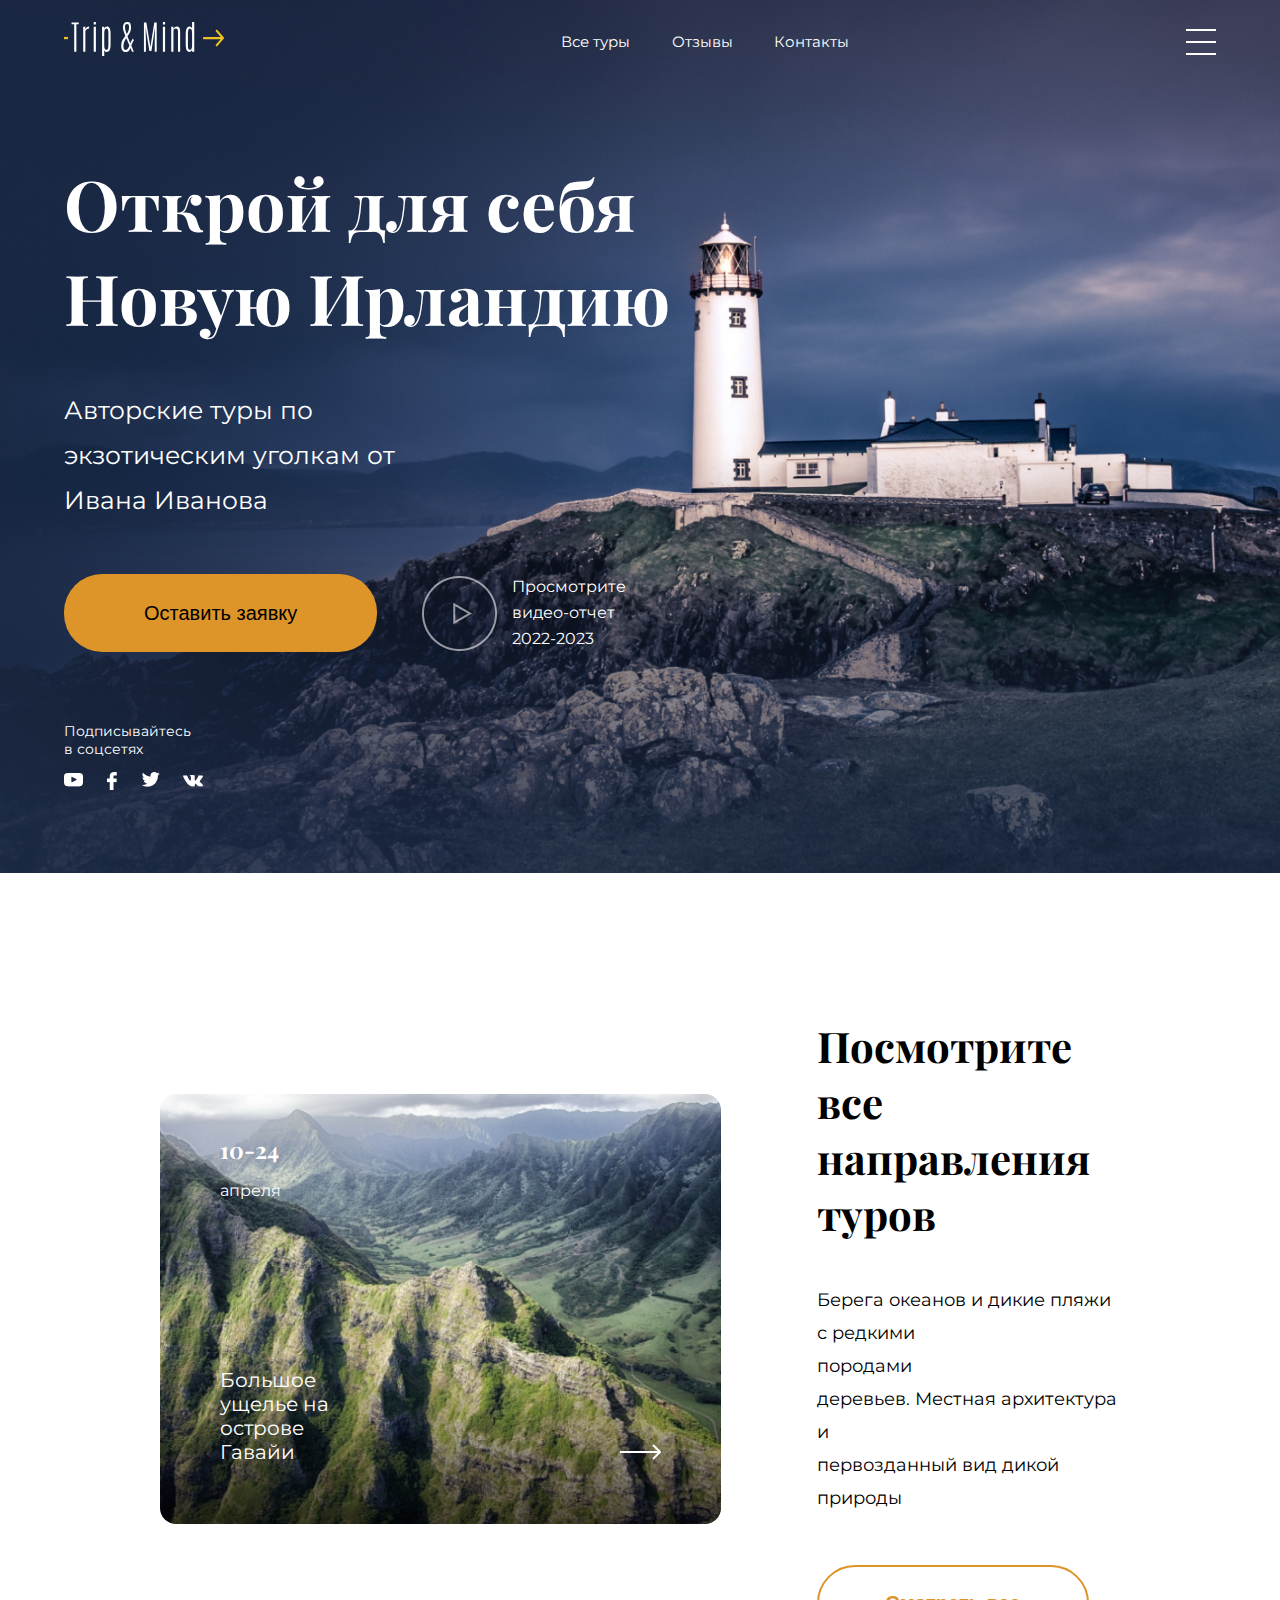
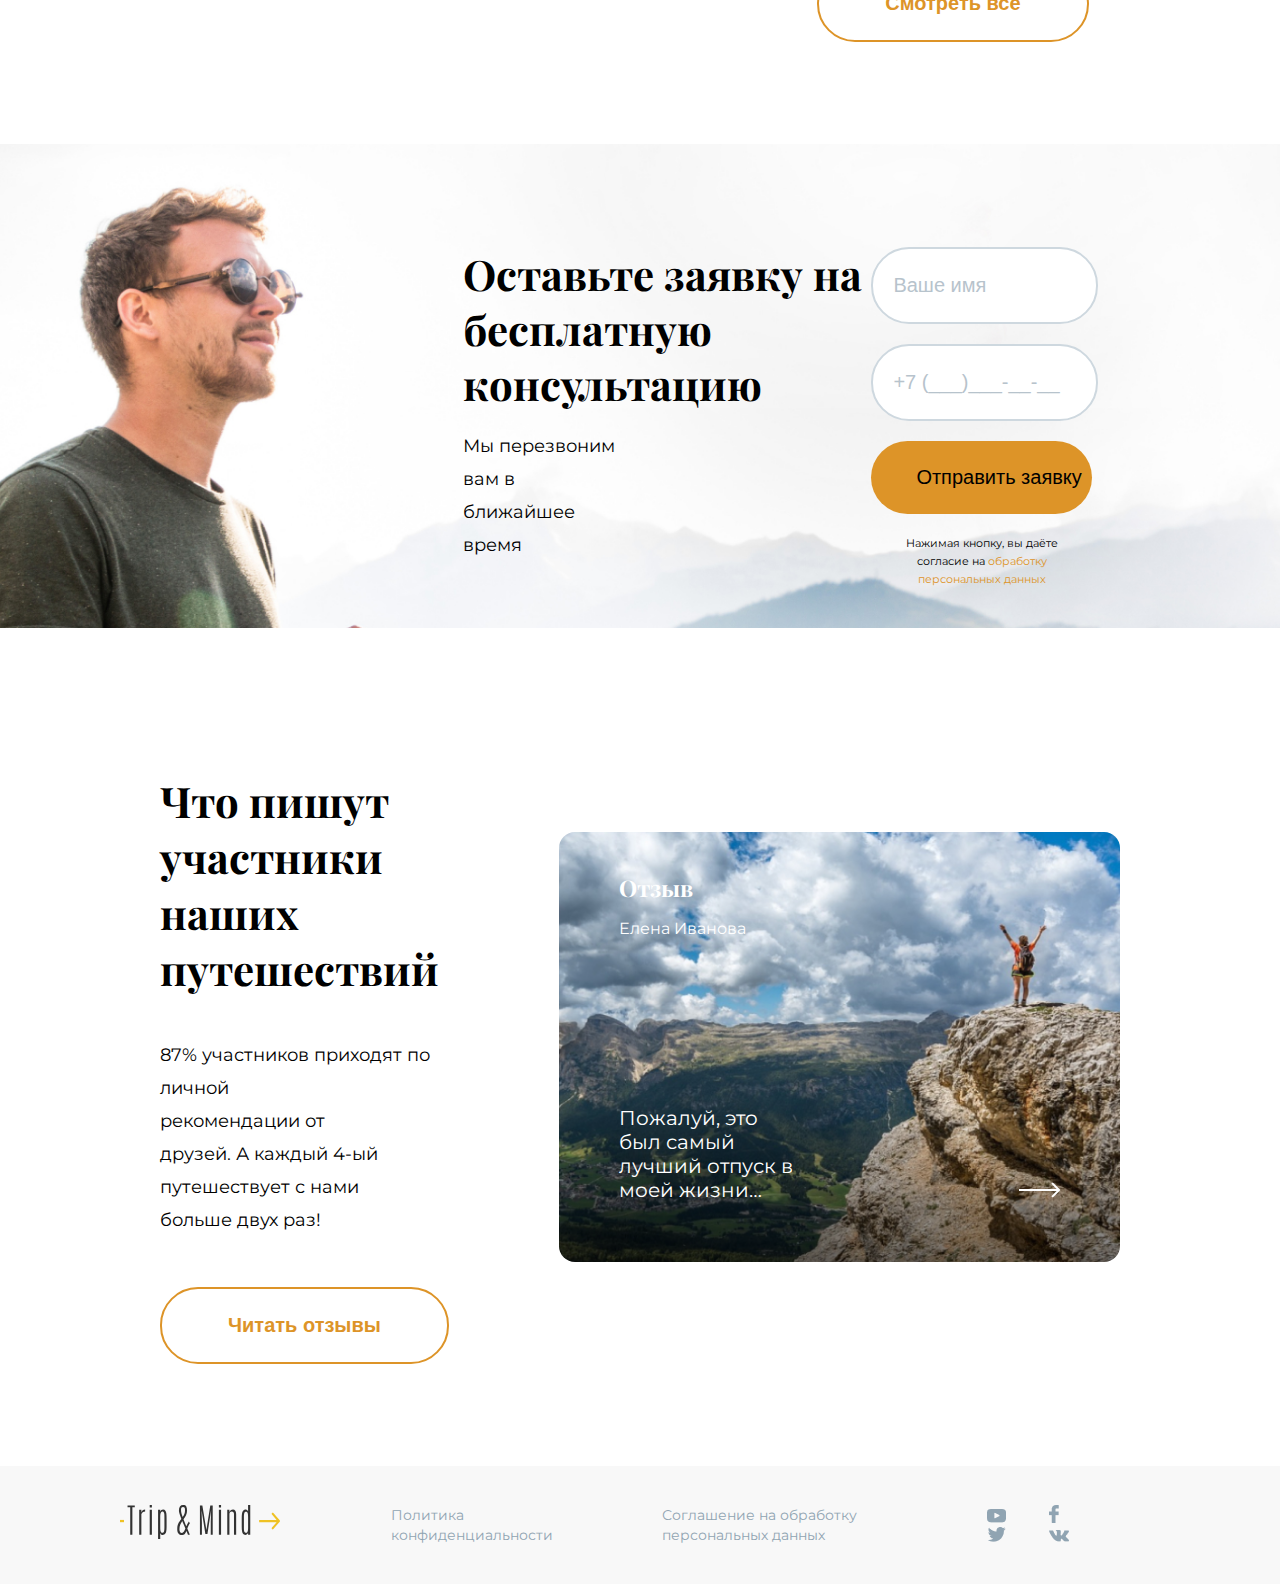
<file: index.html>
<!DOCTYPE html>
<html lang="en">
  <head>
    <meta charset="UTF-8" />
    <meta http-equiv="X-UA-Compatible" content="IE=edge" />
    <meta name="viewport" content="width=device-width, initial-scale=1.0" />
    <link rel="stylesheet" href="./assets/css/default.css" />
    <link rel="stylesheet" href="./assets/css/style.css" />
    <title>Самостоятельная работа</title>
  </head>
  <body>
    <header>
      <div class="block1">
        <div class="wrapper">
          <a href="#">
            <div class="logo">
              <svg
                width="160"
                height="35"
                viewBox="0 0 160 35"
                fill="none"
                xmlns="http://www.w3.org/2000/svg">
                <g clip-path="url(#clip0_3_9)">
                  <path d="M7.53906 0.383163H14.7741V2.31564H12.3721V29.7035H10.2176V2.31564H7.53906V0.383163Z"
                    fill="white"/>
                  <path d="M25.0866 4.4147C25.1254 4.4147 25.1448 4.5924 25.1448 4.9478C25.1448 5.3032 25.14 5.6586 25.1303 6.01399V6.53043C24.3636 6.53043 23.6842 6.70813 23.0922 7.06353C22.5099 7.40782 21.9374 8.03532 21.3745 8.94602V29.7035H19.2054V4.71457H21.3745V7.49667C21.6268 6.51932 22.0684 5.7641 22.6992 5.23101C23.3397 4.68681 24.1355 4.4147 25.0866 4.4147Z"
                    fill="white"/>
                  <path d="M29.7072 4.71457H31.8908V29.7035H29.7072V4.71457ZM29.7072 0.0166588H31.8762V2.41559H29.7072V0.0166588Z"
                    fill="white"/>
                  <path d="M44.416 12.028C44.416 10.0733 44.3432 8.85717 44.1976 8.37961C44.0618 7.89094 43.8968 7.47445 43.7027 7.13016C43.5086 6.78587 43.1883 6.61373 42.7419 6.61373C42.2955 6.61373 41.9655 6.64704 41.752 6.71368C41.2279 6.88027 40.8446 7.36339 40.6019 8.16304C40.3593 8.95158 40.238 10.251 40.238 12.0613V21.9902C40.238 24.1115 40.3836 25.6108 40.6747 26.4882C40.9756 27.3545 41.5385 27.7876 42.3634 27.7876C43.1883 27.7876 43.7367 27.3545 44.0084 26.4882C44.2801 25.6219 44.416 24.0948 44.416 21.9069V12.028ZM40.238 6.63039C40.7524 5.23101 41.718 4.53132 43.1349 4.53132C44.1249 4.53132 44.8673 4.90893 45.3622 5.66415C45.8669 6.40826 46.1969 7.3745 46.3521 8.56286C46.5074 9.74011 46.5851 11.1617 46.5851 12.8276V21.7903C46.5851 21.8236 46.5851 21.8625 46.5851 21.9069C46.5851 25.05 46.226 27.1879 45.5078 28.3207C44.7896 29.4425 43.8094 30.0033 42.5672 30.0033C42.0723 30.0033 41.6064 29.8034 41.1697 29.4036C40.7427 28.9927 40.4321 28.4929 40.238 27.9043V34.1182H38.069V4.71457H40.238V6.63039Z"
                    fill="white"/>
                  <path d="M61.0377 5.01444L61.0523 5.69747C61.0523 6.89693 61.5957 9.02932 62.6827 12.0946C63.43 11.0284 64.0026 9.98445 64.4005 8.96268C64.8081 7.92981 65.0119 6.78032 65.0119 5.51421C65.0119 4.24811 64.8906 3.34851 64.6479 2.81541C64.4053 2.27121 63.8327 1.99911 62.9302 1.99911C61.7559 1.99911 61.1348 2.77099 61.0668 4.31475C61.0571 4.55908 61.0474 4.72012 61.0377 4.79787C61.0377 4.8645 61.0377 4.93669 61.0377 5.01444ZM67.2974 23.6228C68.6755 26.9325 69.5101 28.9593 69.8013 29.7035H67.9962C67.7438 29.0149 67.2295 27.7599 66.4531 25.9385C65.9678 27.1935 65.468 28.0931 64.9537 28.6373C64.4393 29.1815 63.9249 29.548 63.4106 29.7368C62.9059 29.9367 62.3236 30.0366 61.6637 30.0366C60.3438 30.0366 59.2762 29.5147 58.461 28.4707C57.6458 27.4267 57.2382 25.994 57.2382 24.1726C57.2382 22.3512 57.3983 21.0018 57.7186 20.1244C58.0486 19.247 58.3591 18.4751 58.6503 17.8087C58.9414 17.1424 59.844 15.8319 61.358 13.8772C59.7372 9.72345 58.9269 6.98578 58.9269 5.66415C58.9269 1.89916 60.3147 0.0166588 63.0903 0.0166588C64.711 0.0166588 65.7737 0.50533 66.2784 1.48267C66.7927 2.46002 67.0499 3.82608 67.0499 5.58085C67.0499 7.33563 66.7103 8.86828 66.0309 10.1788C65.3613 11.4782 64.5169 12.8498 63.4979 14.2936C64.187 16.1151 65.1138 18.4029 66.2784 21.1573C67.0645 19.2692 67.9282 17.6921 68.8696 16.426L69.8741 18.2086C69.0006 19.4525 68.1417 21.2572 67.2974 23.6228ZM65.3758 23.4396C63.9589 20.1744 62.9156 17.7255 62.246 16.0928C61.4308 17.3367 60.7611 18.5973 60.237 19.8745C59.713 21.1517 59.4461 22.6122 59.4364 24.2559C59.4364 26.7215 60.2662 27.9542 61.9257 27.9542C62.838 27.9542 63.6047 27.3434 64.2258 26.1217C64.5363 25.4887 64.9197 24.5946 65.3758 23.4396Z"
                    fill="white"/>
                  <path d="M90.2807 0.383163H92.7118V29.7035H90.7466V17.1424L91.0814 5.33096L87.4275 29.0704H85.3603L81.5754 5.33096L81.9102 17.1424V29.7035H79.9304V0.383163H82.3615L86.3939 25.0055L90.2807 0.383163Z"
                    fill="white"/>
                  <path d="M98.89 4.71457H101.074V29.7035H98.89V4.71457ZM98.89 0.0166588H101.059V2.41559H98.89V0.0166588Z"
                    fill="white"/>
                  <path d="M109.421 7.16348C109.615 6.41937 110.042 5.77521 110.702 5.23101C111.372 4.6757 112.158 4.39804 113.06 4.39804C113.963 4.39804 114.705 4.82563 115.288 5.68081C115.87 6.53598 116.161 7.81875 116.161 9.5291V29.7035H113.992V9.32919C113.992 8.36295 113.798 7.66881 113.41 7.24678C113.031 6.81364 112.522 6.59707 111.881 6.59707C110.241 6.59707 109.421 7.52443 109.421 9.37916V29.7035H107.252V4.71457H109.421V7.16348Z"
                    fill="white"/>
                  <path d="M128.089 12.4278C128.089 10.2843 127.944 8.78498 127.653 7.92981C127.371 7.06353 126.818 6.63039 125.993 6.63039C125.168 6.63039 124.615 7.07463 124.334 7.96313C124.052 8.84051 123.911 10.3676 123.911 12.5444V22.44C123.911 24.7279 124.067 26.1939 124.377 26.8381C124.697 27.4822 125.168 27.8043 125.789 27.8043C126.41 27.8043 126.852 27.6766 127.114 27.4211C127.386 27.1546 127.614 26.7159 127.798 26.1051C127.992 25.4831 128.089 24.2725 128.089 22.4733V12.4278ZM128.075 0H130.258V29.7035H128.075V27.8043C127.57 29.1926 126.604 29.8867 125.178 29.8867C123.557 29.8756 122.528 28.7705 122.092 26.5715C121.849 25.3609 121.728 23.7339 121.728 21.6904V12.9109C121.728 9.55686 122.077 7.30231 122.776 6.14727C123.484 4.99222 124.479 4.4147 125.76 4.4147C126.255 4.4147 126.711 4.62017 127.129 5.0311C127.556 5.43092 127.871 5.91959 128.075 6.49711V0Z"
                    fill="white"/>
                  <path
                    fill-rule="evenodd"
                    clip-rule="evenodd"
                    d="M153.384 8.01446L159.709 15.252C160.097 15.6962 160.097 16.4162 159.709 16.8604L153.384 24.0979C152.996 24.5421 152.367 24.5421 151.979 24.0979C151.591 23.6538 151.591 22.9337 151.979 22.4896L156.607 17.1935H139.13V14.9189H156.607L151.979 9.62281C151.591 9.17868 151.591 8.4586 151.979 8.01446C152.367 7.57033 152.996 7.57033 153.384 8.01446Z"
                    fill="#EFC224"/>
                  <path
                    d="M3.97516 14.9189H0V17.1934H3.97516V14.9189Z"
                    fill="#EFC224"/>
                </g>
                <defs>
                  <clipPath id="clip0_3_9">
                    <rect width="160" height="35" fill="white" />
                  </clipPath>
                </defs>
              </svg>
            </div>
          </a>
          <nav>
            <a href="#">Все туры</a>
            <a href="#">Отзывы</a>
            <a href="#">Контакты</a>
          </nav>
          <div class="menu-btn">
            <div class="line"></div>
            <div class="line"></div>
            <div class="line"></div>
          </div>
        </div>
        <div class="conteiner">
          <div class="text">
            <h1>Открой для себя Новую Ирландию</h1>
            <p>Авторские туры по экзотическим уголкам от Ивана Иванова</p>
          </div>
          <div class="header-button">
            <input type="button" value="Оставить заявку" class="btn" />
            <div class="btn-slider">
              <img src="./assets/img/play-button.png" alt="play button" />
              <p>Просмотрите видео-отчет 2022-2023</p>
            </div>
          </div>
          <div class="soc-seti">
            <div class="title">
              <p>Подписывайтесь в соцсетях</p>
            </div>
            <div class="icon">
              <a href="#"><img src="./assets/img/icon-YouTube-white.png" alt=""/></a>
              <a href="#"><img src="./assets/img/icon-FB-white.png" alt=""/></a>
              <a href="#"><img src="./assets/img/icon-Twitter-white.png" alt=""/></a>
              <a href="#"><img src="./assets/img/icon-VK-white.png" alt=""/></a>
            </div>
          </div>
        </div>
      </div>
    </header>
    <div class="block2">
      <div class="slider">
        <div class="text">
          <div class="top-text">
            <h2>10-24</h2>
            <h3>апреля</h3>
          </div>
          <div class="bottom-text">
            <h2>Большое ущелье на острове Гавайи</h2>
            <a href="#"
              ><div class="arrow">
                <svg
                  width="41"
                  height="16"
                  viewBox="0 0 41 16"
                  fill="none"
                  xmlns="http://www.w3.org/2000/svg" >
                  <path d="M40.7071 8.70711C41.0976 8.31658 41.0976 7.68342 40.7071 7.29289L34.3431 0.928932C33.9526 0.538408 33.3195 0.538408 32.9289 0.928932C32.5384 1.31946 32.5384 1.95262 32.9289 2.34315L38.5858 8L32.9289 13.6569C32.5384 14.0474 32.5384 14.6805 32.9289 15.0711C33.3195 15.4616 33.9526 15.4616 34.3431 15.0711L40.7071 8.70711ZM0 9H40V7H0V9Z"
                    fill="white"/>
                </svg></div></a>
          </div>
        </div>
      </div>
      <div class="descr">
        <h3>Посмотрите все направления туров</h3>
        <p>
          Берега океанов и дикие пляжи с редкими <br />
          породами <br />
          деревьев. Местная архитектура и <br />
          первозданный вид дикой природы
        </p>
        <input type="button" value="Смотреть все" class="btn-block" />
      </div>
    </div>
    <div class="block3">
        <div class="men"></div>
      <div class="rightDiv">
        <div class="text">
        <h1>Оставьте заявку на бесплатную консультацию</h1>
        <h3>Мы перезвоним вам в ближайшее время</h3>
      </div>
      <div class="form">
        <input type="text" placeholder="Ваше имя" class="input-text form-input">
        <input type="text" placeholder="+7 (___)___-__-__" class="input-text form-input">
        <input type="button" value="Отправить заявку" class="btn form-input">
        <p>Нажимая кнопку, вы даёте согласие на <a href="#">обработку персональных данных</a></p>
      </div>
    </div>
    </div>
    <div class="block4">
        <div class="descr">
          <h3>Что пишут участники наших путешествий</h3>
          <p>
            87% участников приходят по личной <br> рекомендации от <br> друзей. А каждый 4-ый путешествует с нами <br> больше двух раз!
          </p>
          <input type="button" value="Читать отзывы" class="btn-block" />
        </div>
        <div class="slider">
            <div class="text">
              <div class="top-text">
                <h2>Отзыв</h2>
                <h3>Елена Иванова</h3>
              </div>
              <div class="bottom-text">
                <h2> Пожалуй, это был самый лучший отпуск в моей жизни…</h2>
                <a href="#"
                  ><div class="arrow">
                    <svg
                      width="41"
                      height="16"
                      viewBox="0 0 41 16"
                      fill="none"
                      xmlns="http://www.w3.org/2000/svg">
                      <path d="M40.7071 8.70711C41.0976 8.31658 41.0976 7.68342 40.7071 7.29289L34.3431 0.928932C33.9526 0.538408 33.3195 0.538408 32.9289 0.928932C32.5384 1.31946 32.5384 1.95262 32.9289 2.34315L38.5858 8L32.9289 13.6569C32.5384 14.0474 32.5384 14.6805 32.9289 15.0711C33.3195 15.4616 33.9526 15.4616 34.3431 15.0711L40.7071 8.70711ZM0 9H40V7H0V9Z"
                        fill="white"/>
                    </svg></div
                ></a>
              </div>
            </div>
          </div>
      </div>
      <div class="footer">
        <div class="wrapper">
            <div class="left">
                <a href="#">
                    <div class="logo">
                        <svg width="160" height="35" viewBox="0 0 160 35" fill="none" xmlns="http://www.w3.org/2000/svg">
                            <g clip-path="url(#clip0_3_192)">
                            <path d="M7.53906 0.383057H14.7741V2.31553H12.3721V29.7034H10.2176V2.31553H7.53906V0.383057Z" fill="#333333"/>
                            <path d="M25.0866 4.41479C25.1254 4.41479 25.1448 4.5925 25.1448 4.9479C25.1448 5.3033 25.14 5.65869 25.1303 6.01408V6.53052C24.3636 6.53052 23.6842 6.70822 23.0922 7.06362C22.5099 7.40791 21.9374 8.03542 21.3745 8.94613V29.7036H19.2054V4.71466H21.3745V7.49676C21.6268 6.51941 22.0684 5.76419 22.6992 5.2311C23.3397 4.6869 24.1355 4.41479 25.0866 4.41479Z" fill="#333333"/>
                            <path d="M29.7072 4.71451H31.8908V29.7034H29.7072V4.71451ZM29.7072 0.0166016H31.8762V2.41553H29.7072V0.0166016Z" fill="#333333"/>
                            <path d="M44.416 12.0279C44.416 10.0732 44.3432 8.8571 44.1976 8.37954C44.0618 7.89087 43.8968 7.47438 43.7027 7.13009C43.5086 6.7858 43.1883 6.61366 42.7419 6.61366C42.2955 6.61366 41.9655 6.64697 41.752 6.71361C41.2279 6.8802 40.8446 7.36332 40.6019 8.16297C40.3593 8.95151 40.238 10.2509 40.238 12.0612V21.9901C40.238 24.1114 40.3836 25.6107 40.6747 26.4881C40.9756 27.3544 41.5385 27.7875 42.3634 27.7875C43.1883 27.7875 43.7367 27.3544 44.0084 26.4881C44.2801 25.6218 44.416 24.0947 44.416 21.9068V12.0279ZM40.238 6.63032C40.7524 5.23094 41.718 4.53125 43.1349 4.53125C44.1249 4.53125 44.8673 4.90886 45.3622 5.66408C45.8669 6.40819 46.1969 7.37443 46.3521 8.56279C46.5074 9.74004 46.5851 11.1616 46.5851 12.8275V21.7902C46.5851 21.8235 46.5851 21.8624 46.5851 21.9068C46.5851 25.0499 46.226 27.1878 45.5078 28.3206C44.7896 29.4424 43.8094 30.0032 42.5672 30.0032C42.0723 30.0032 41.6064 29.8033 41.1697 29.4035C40.7427 28.9926 40.4321 28.4928 40.238 27.9042V34.1181H38.069V4.7145H40.238V6.63032Z" fill="#333333"/>
                            <path d="M61.0377 5.01438L61.0523 5.69741C61.0523 6.89687 61.5957 9.02926 62.6827 12.0945C63.43 11.0283 64.0026 9.98439 64.4005 8.96262C64.8081 7.92975 65.0119 6.78026 65.0119 5.51415C65.0119 4.24805 64.8906 3.34845 64.6479 2.81535C64.4053 2.27115 63.8327 1.99905 62.9302 1.99905C61.7559 1.99905 61.1348 2.77093 61.0668 4.31469C61.0571 4.55902 61.0474 4.72006 61.0377 4.79781C61.0377 4.86444 61.0377 4.93663 61.0377 5.01438ZM67.2974 23.6227C68.6755 26.9324 69.5101 28.9592 69.8013 29.7034H67.9962C67.7438 29.0148 67.2295 27.7598 66.4531 25.9384C65.9678 27.1934 65.468 28.093 64.9537 28.6372C64.4393 29.1814 63.9249 29.5479 63.4106 29.7367C62.9059 29.9366 62.3236 30.0365 61.6637 30.0365C60.3438 30.0365 59.2762 29.5146 58.461 28.4706C57.6458 27.4266 57.2382 25.9939 57.2382 24.1725C57.2382 22.3511 57.3983 21.0017 57.7186 20.1243C58.0486 19.2469 58.3591 18.475 58.6503 17.8086C58.9414 17.1423 59.844 15.8318 61.358 13.8771C59.7372 9.72339 58.9269 6.98572 58.9269 5.66409C58.9269 1.8991 60.3147 0.0166016 63.0903 0.0166016C64.711 0.0166016 65.7737 0.505273 66.2784 1.48261C66.7927 2.45996 67.0499 3.82602 67.0499 5.58079C67.0499 7.33557 66.7103 8.86822 66.0309 10.1787C65.3613 11.4781 64.5169 12.8497 63.4979 14.2935C64.187 16.115 65.1138 18.4028 66.2784 21.1572C67.0645 19.2691 67.9282 17.692 68.8696 16.4259L69.8741 18.2085C69.0006 19.4524 68.1417 21.2571 67.2974 23.6227ZM65.3758 23.4395C63.9589 20.1743 62.9156 17.7254 62.246 16.0927C61.4308 17.3366 60.7611 18.5972 60.237 19.8744C59.713 21.1516 59.4461 22.6121 59.4364 24.2558C59.4364 26.7214 60.2662 27.9541 61.9257 27.9541C62.838 27.9541 63.6047 27.3433 64.2258 26.1216C64.5363 25.4886 64.9197 24.5945 65.3758 23.4395Z" fill="#333333"/>
                            <path d="M90.2807 0.383057H92.7118V29.7034H90.7466V17.1423L91.0814 5.33085L87.4275 29.0703H85.3603L81.5754 5.33085L81.9102 17.1423V29.7034H79.9304V0.383057H82.3615L86.3939 25.0054L90.2807 0.383057Z" fill="#333333"/>
                            <path d="M98.89 4.71451H101.074V29.7034H98.89V4.71451ZM98.89 0.0166016H101.059V2.41553H98.89V0.0166016Z" fill="#333333"/>
                            <path d="M109.421 7.16339C109.615 6.41928 110.042 5.77512 110.702 5.23092C111.372 4.67561 112.158 4.39795 113.06 4.39795C113.963 4.39795 114.705 4.82554 115.288 5.68072C115.87 6.53589 116.161 7.81866 116.161 9.52901V29.7034H113.992V9.3291C113.992 8.36286 113.798 7.66872 113.41 7.24669C113.031 6.81355 112.522 6.59698 111.881 6.59698C110.241 6.59698 109.421 7.52434 109.421 9.37907V29.7034H107.252V4.71448H109.421V7.16339Z" fill="#333333"/>
                            <path d="M128.089 12.4278C128.089 10.2843 127.944 8.78498 127.653 7.92981C127.371 7.06353 126.818 6.63039 125.993 6.63039C125.168 6.63039 124.615 7.07463 124.334 7.96313C124.052 8.84051 123.911 10.3676 123.911 12.5444V22.44C123.911 24.7279 124.067 26.1939 124.377 26.8381C124.697 27.4822 125.168 27.8043 125.789 27.8043C126.41 27.8043 126.852 27.6766 127.114 27.4211C127.386 27.1546 127.614 26.7159 127.798 26.1051C127.992 25.4831 128.089 24.2725 128.089 22.4733V12.4278ZM128.075 0H130.258V29.7035H128.075V27.8043C127.57 29.1926 126.604 29.8867 125.178 29.8867C123.557 29.8756 122.528 28.7705 122.092 26.5715C121.849 25.3609 121.728 23.7339 121.728 21.6904V12.9109C121.728 9.55686 122.077 7.30231 122.776 6.14727C123.484 4.99222 124.479 4.4147 125.76 4.4147C126.255 4.4147 126.711 4.62017 127.129 5.0311C127.556 5.43092 127.871 5.91959 128.075 6.49711V0Z" fill="#333333"/>
                            <path fill-rule="evenodd" clip-rule="evenodd" d="M153.384 8.01449L159.709 15.252C160.097 15.6962 160.097 16.4163 159.709 16.8604L153.384 24.098C152.996 24.5421 152.367 24.5421 151.979 24.098C151.591 23.6538 151.591 22.9337 151.979 22.4896L156.607 17.1935H139.13V14.919H156.607L151.979 9.62284C151.591 9.17871 151.591 8.45863 151.979 8.01449C152.367 7.57036 152.996 7.57036 153.384 8.01449Z" fill="#EFC224"/>
                            <path d="M3.97516 14.9189H0V17.1935H3.97516V14.9189Z" fill="#EFC224"/>
                            </g>
                            <defs>
                            <clipPath id="clip0_3_192">
                            <rect width="160" height="35" fill="white"/>
                            </clipPath>
                            </defs>
                            </svg>                            
                    </div>
                  </a>
                  <a href="#">Политика конфиденциальности</a>
                  <a href="#">Соглашение на обработку персональных данных</a>
            </div>
            <div class="right">
                <div class="icon">
                    <a href="#"><img src="./assets/img/icon-YouTube-silver.png" alt=""/></a>
                    <a href="#"><img src="./assets/img/icon-FB-silver.png" alt=""/></a>
                    <a href="#"><img src="./assets/img/icon-Twitter-silver.png" alt=""/></a>
                    <a href="#"><img src="./assets/img/icon-VK-silver.png" alt=""/></a>
                  </div>
            </div>
        </div>
      </div>
  </body>
</html>
</file>
<file: assets/css/default.css>
body {
    margin: 0;
}

a{
    text-decoration: none;
}

h1, h2, h4, h5, h6{
    margin: 0;
}

.btn{
border: none;
background-color: transparent;
}
</file>
<file: assets/css/style.css>
@import url(fonts.css);

::placeholder {
  color: #b7c3cc;
}

body {
  font-family: "Montserrat";
  color: white;
}

.block1 {
  width: 90%;
  margin: 0 auto;
}

.wrapper {
  width: 100%;
  display: flex;
  margin: 0 auto;
}

header {
  background: url(../img/background-block1.png) center no-repeat;
  background-size: cover;
  width: 100%;
  padding: 22px 0;
}

header .wrapper {
  justify-content: space-between;
  align-items: center;
}

.menu-btn:hover {
  cursor: pointer;
}

.menu-btn .line {
  width: 30px;
  height: 2px;
  margin-bottom: 10px;
  background-color: white;
}

.menu-btn .line:last-child {
  margin-bottom: 0px;
}

nav {
  width: 25%;
  display: flex;
  justify-content: space-between;
}

nav a {
  color: white;
  font-size: 15px;
  font-weight: 500;
  transition: 600ms;
}

nav a:hover {
  color: #dd9428;
  transition: 600ms;
}

.conteiner {
  margin: 5% 0;
  width: 55%;
}

.conteiner .text {
  margin-top: 15%;
}

.text h1 {
  font-family: "PlayfairDisplay";
}

.text p {
  margin-top: 7%;
  width: 55%;
  font-size: 25px;
  font-weight: 400;
  line-height: 45px;
}

.text h1 {
  font-size: 70px;
  font-weight: 700;
}

.header-button {
  display: flex;
  margin-top: 8%;
  margin-bottom: 11%;
}

.btn {
  background-color: #dd9428;
  color: black;
  border-radius: 38px;
  cursor: pointer;
  font-size: 20px;
  padding: 25px 80px;
  margin-right: 7%;
  transition: 600ms;
}

.btn:hover {
  background-color: white;
  transition: 600ms;
}

.btn-slider {
  display: flex;
  justify-content: space-between;
  align-items: center;
  width: 100px;
  cursor: pointer;
}

.btn-slider p {
  margin: 0 0 0 15px;
  font-size: 16px;
  line-height: 26px;
}

.soc-seti {
  width: 22%;
}

.title {
  font-size: 14px;
  font-weight: 400;
}

.soc-seti .icon {
  display: flex;
  justify-content: space-between;
}

.block2,
.block4 {
  width: 75%;
  margin: 8% auto;
  display: flex;
  justify-content: space-between;
  align-items: center;
}

.block2 .slider {
  width: 70%;
  background: url(../img/img-block2.png) center no-repeat;
  background-size: cover;
  border-radius: 16px;
  padding: 40px 60px 60px 60px;
}

.top-text {
  margin-bottom: 38%;
}

.top-text h2 {
  font-family: "PlayfairDisplay";
  font-size: 23px;
  font-weight: 700;
}

.top-text h3 {
  font-size: 16px;
  font-weight: 400;
}

.bottom-text {
  display: flex;
  justify-content: space-between;
  align-items: flex-end;
}

.bottom-text h2 {
  font-size: 20px;
  font-weight: 500;
  width: 26%;
}

.block2 .descr {
  margin-left: 10%;
}

.descr {
  width: 48%;
  color: black;
}

.btn-block {
  font-size: 20px;
  font-weight: 600;
  background: none;
  color: #dd9428;
  cursor: pointer;
  border: 2px solid #dd9428;
  border-radius: 38px;
  padding: 25px 66px;
  margin-top: 50px;
  transition: 600ms;
}

.btn-block:hover {
  color: #000000;
  border: 2px solid #000000;
  cursor: pointer;
  transition: 600ms;
}

.descr h3 {
  font-family: "PlayfairDisplay";
  font-size: 42px;
  font-weight: 700;
}

.descr p {
  font-size: 18px;
  font-weight: 400;
  line-height: 33px;
  margin: 0;
}

.block3 {
  background: url(../img/background-block3.png) center no-repeat;
  background-size: cover;
  width: 100%;
  display: flex;
  justify-content: space-between;
  align-items: center;
}

.block3 .men {
  width: 80%;
}

.block3 .rightDiv {
  margin-top: 8%;
  display: flex;
  justify-content: flex-start;
}

.block3 .text {
  width: 50%;
  color: black;
}

.block3 .form {
  width: 27%;
  margin-bottom: 5%;
}

.block3 .text h1 {
  font-family: "PlayfairDisplay";
  font-size: 42px;
  font-weight: 700;
  line-height: 55px;
}

.block3 .text h3 {
  font-size: 18px;
  font-weight: 400;
  line-height: 33px;
  width: 39%;
}

.input-text {
  border: 2px solid #ced8df;
  border-radius: 38px;
  padding: 25px 0px 25px 20px;
  font-weight: 500;
  font-size: 20px;
  width: 92%;
  color: #b7c3cc;
}

.block3 .form .btn {
  margin-right: 0px;
  padding: 25px 45px;
  width: 100%;
}

.block3 .form .form-input {
  margin-bottom: 20px;
}

.block3 .rightDiv .form p {
  font-weight: 400;
  font-size: 11px;
  line-height: 18px;
  color: black;
  width: 70%;
  text-align: center;
  margin: 0 auto;
}

.block3 .rightDiv .form p a {
  color: #dd9428;
}

.block4 .slider {
  width: 70%;
  background: url(../img/img-block4.png) center no-repeat;
  background-size: cover;
  border-radius: 16px;
  padding: 40px 60px 60px 60px;
}

.block4 .slider .text .bottom-text h2 {
  width: 42%;
}

.block4 .descr {
  margin-right: 10%;
}

.footer {
  background-color: #f8f8f8;
  width: 100%;
}

.footer .wrapper {
  padding: 3% 0;
  display: flex;
  justify-content: space-between;
  margin: 0 auto;
}

.footer .wrapper .left {
  display: flex;
}

.footer .wrapper .left a {
  margin-left: 123px;
  width: 15%;
  font-weight: 500;
  font-size: 14px;
  line-height: 20px;
  color: #90a4b2;
  transition: 600ms;
}

.footer .wrapper .left a:hover {
  color: #000000;
  transition: 600ms;
}

.footer .wrapper .left a:first-child {
  margin-left: 120px;
}

.footer .wrapper .left a:last-child {
  width: 20%;
}

.footer .wrapper .right {
  margin-right: 120px;
  display: flex;
  align-items: center;
}

.footer .wrapper .right .icon a {
  margin-right: 39px;
}

.footer .wrapper .right .icon a:last-child {
  margin-right: 0px;
}
</file>
